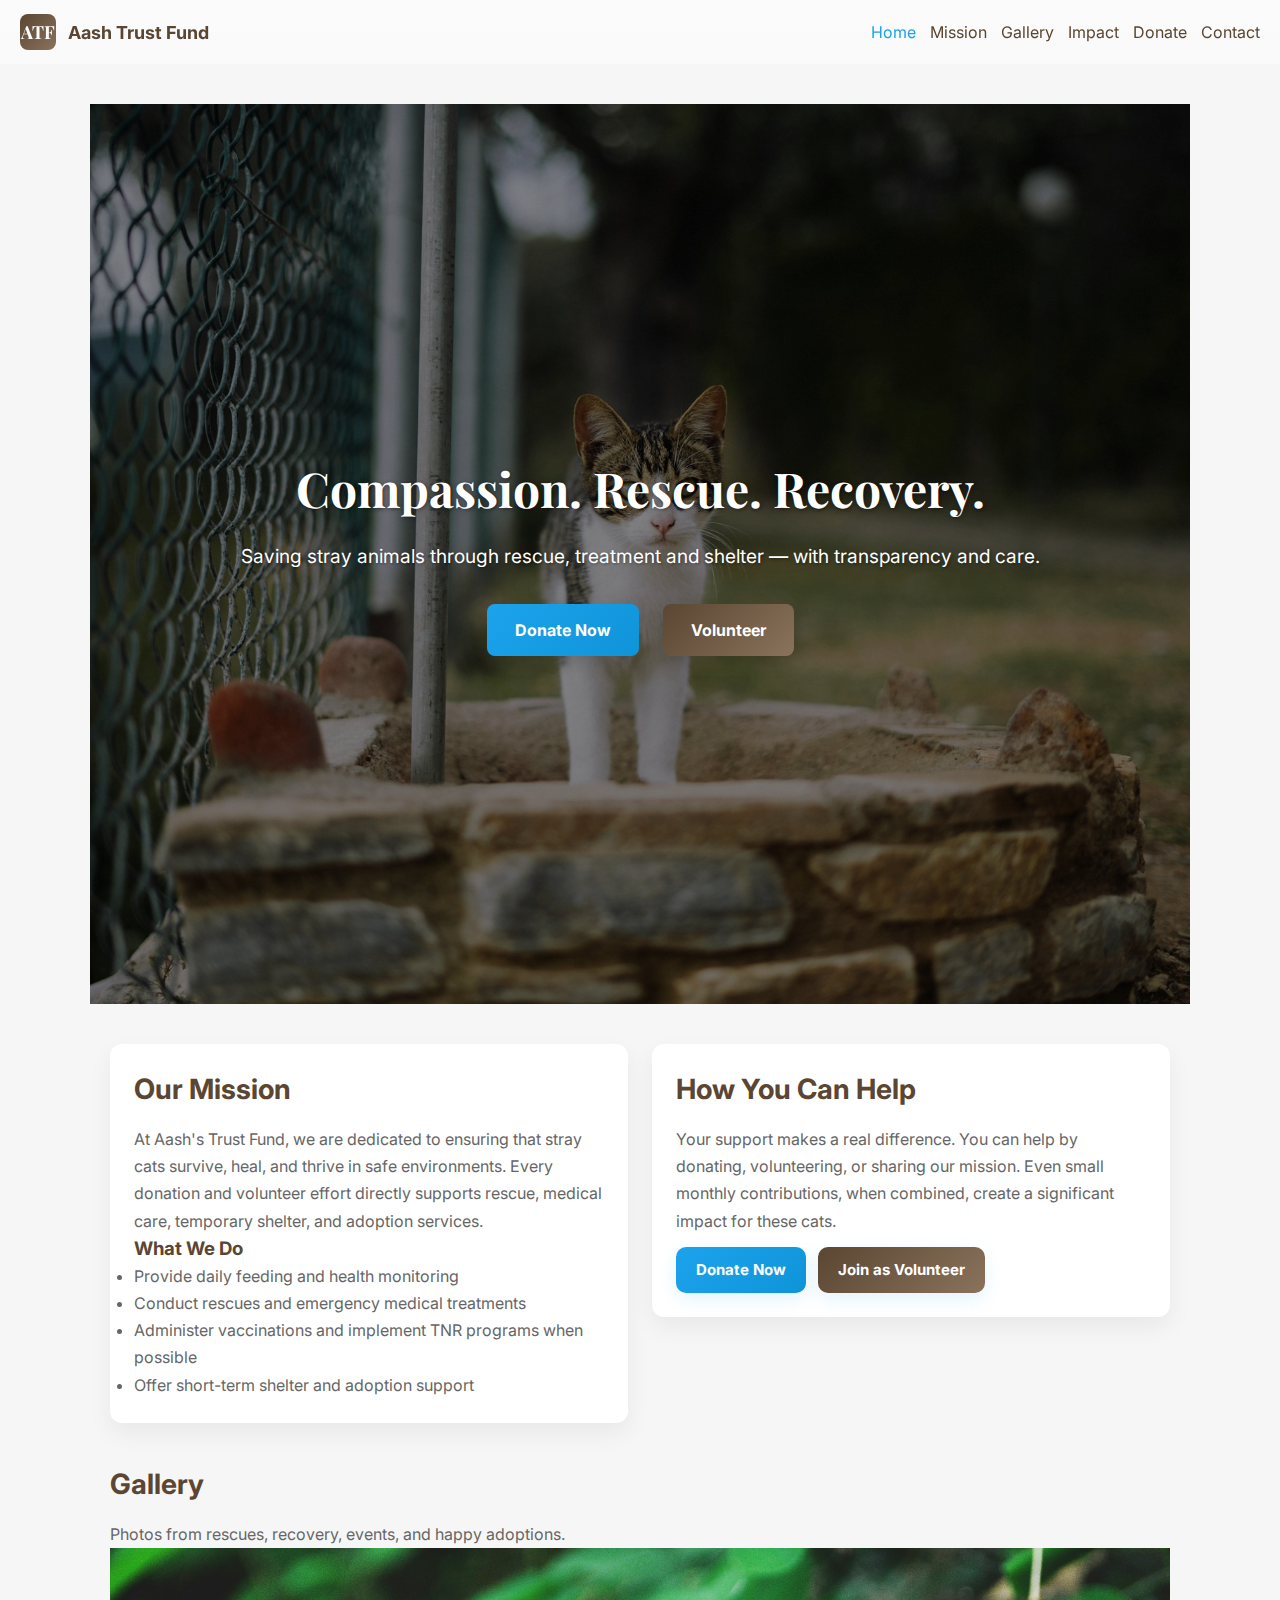
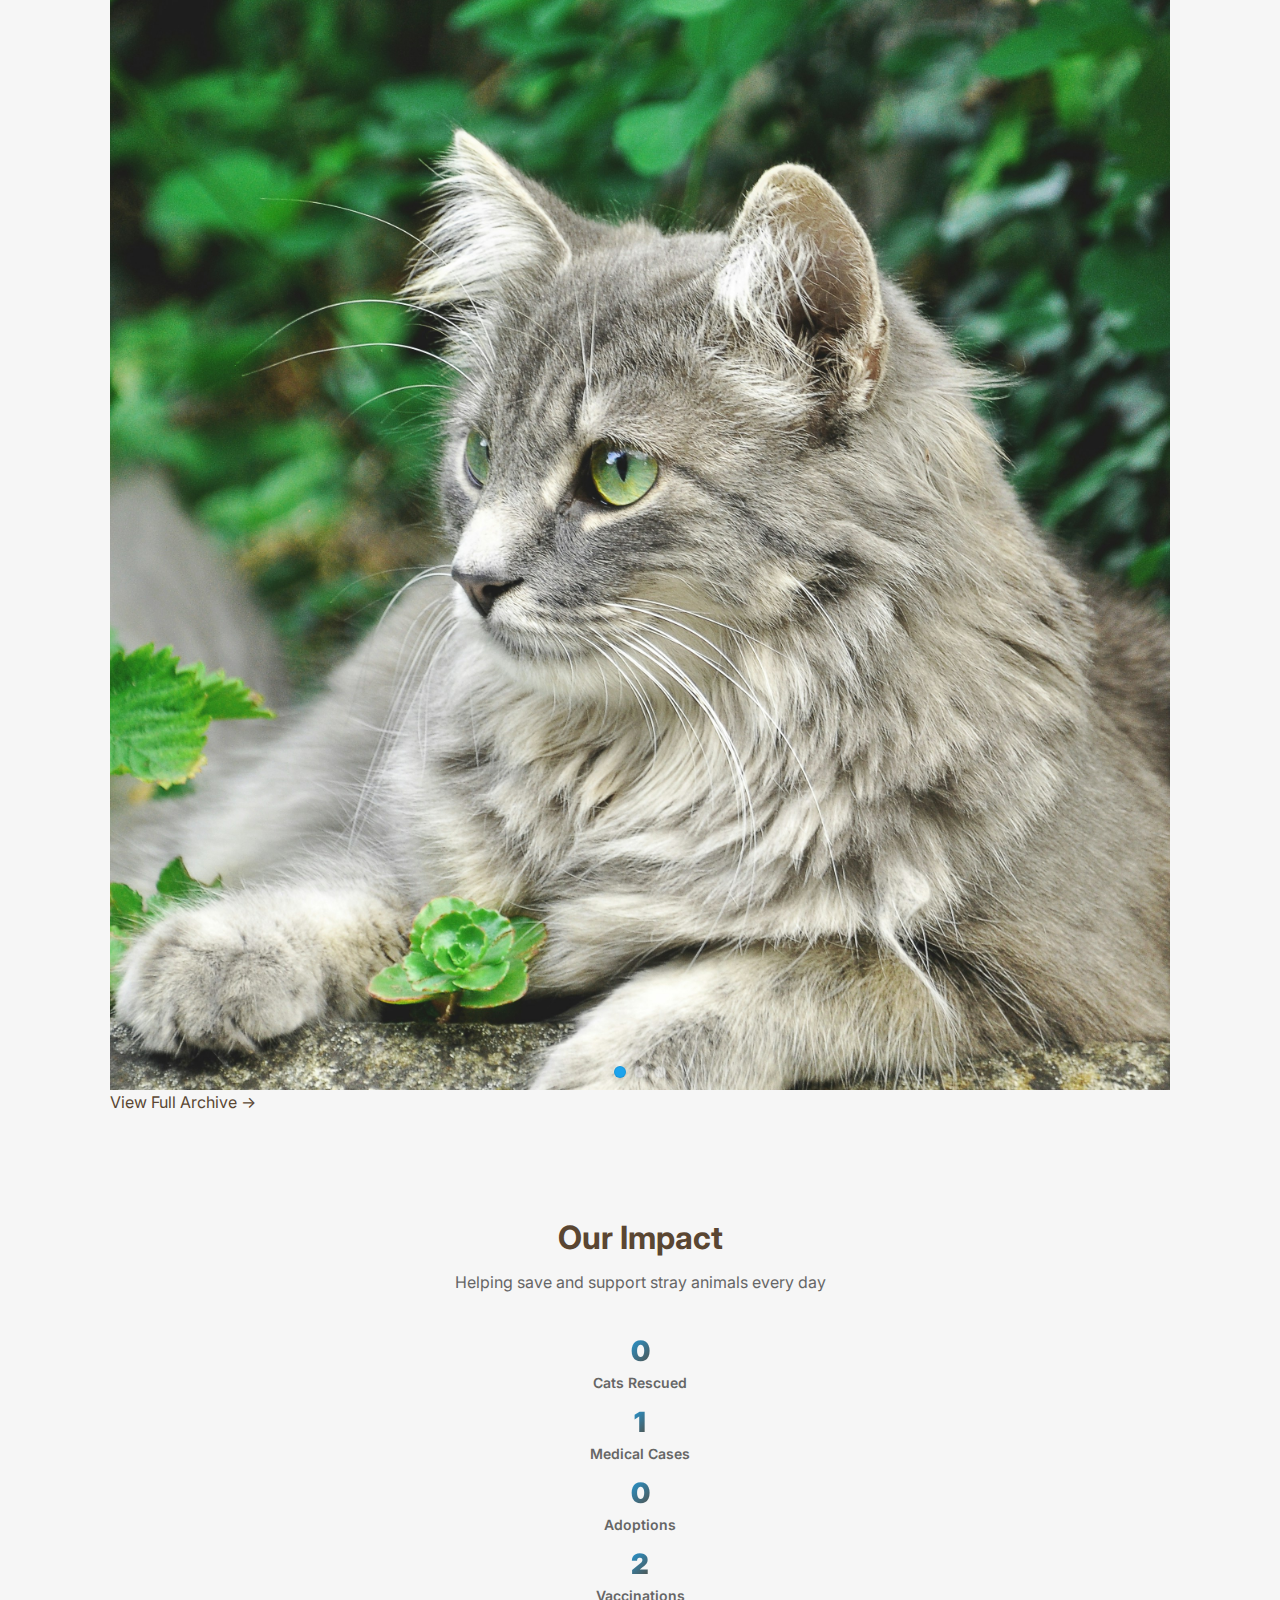
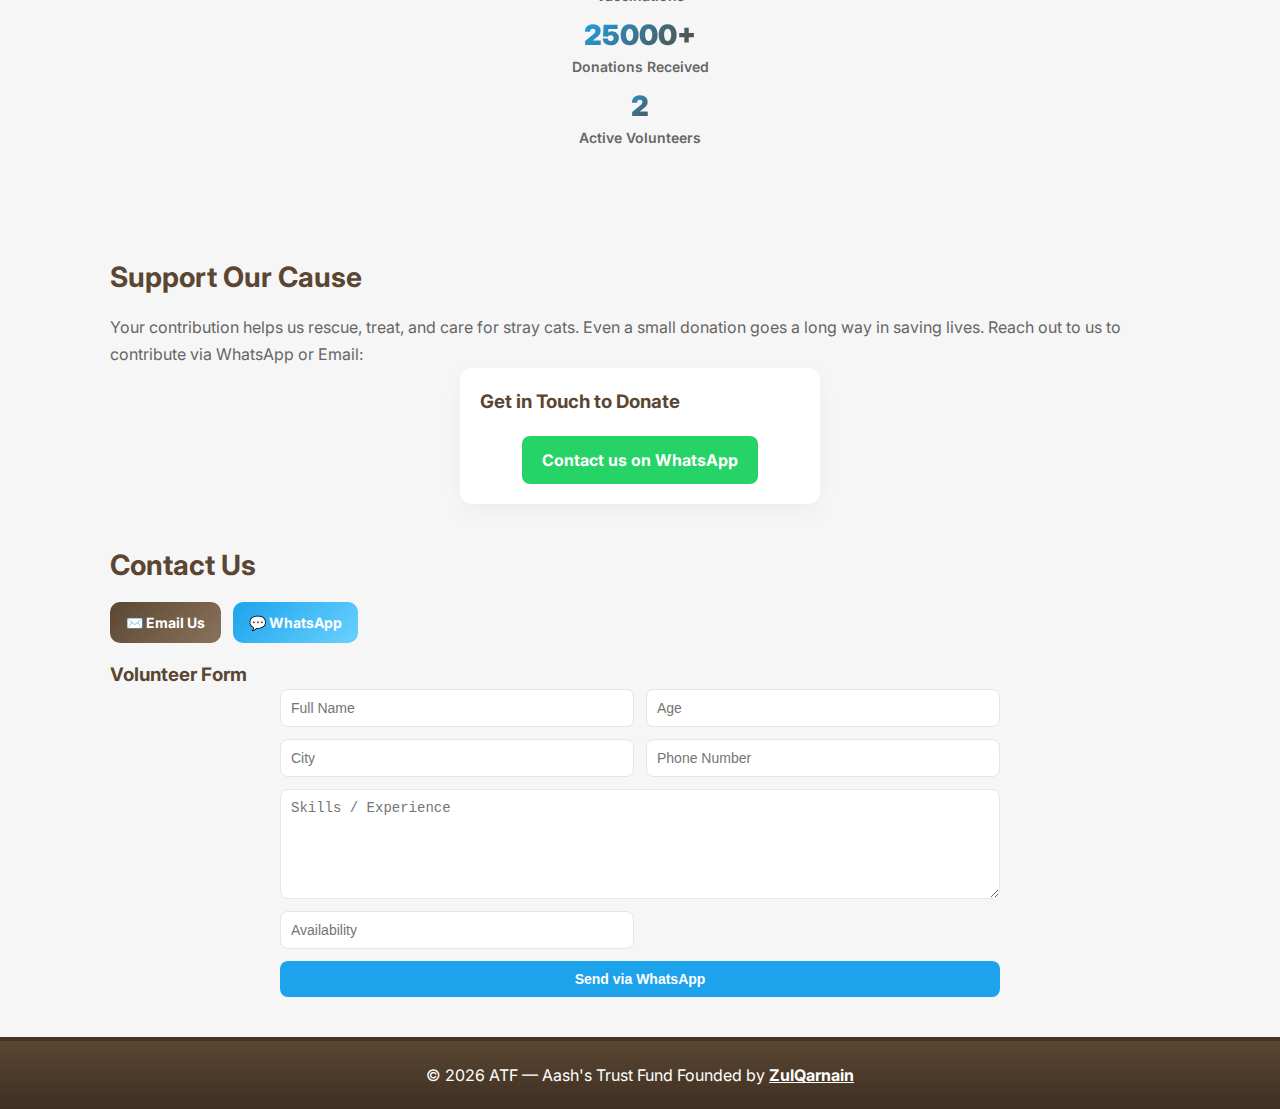
<file: index.html>
<!DOCTYPE html>
<html lang="en">
<head>
  <meta charset="UTF-8">
  <meta name="viewport" content="width=device-width, initial-scale=1.0">
  <title>ATF — Aash Trust Fund</title>
  <meta name="description" content="ATF — rescuing, treating and sheltering stray cats. Donate, volunteer or contact us to help save lives.">
  <meta name="keywords" content="cats, stray cats, rescue, animal charity, donate, volunteer, Aash Trust Fund">
  <link rel="stylesheet" href="assets/style.css">
  <link href="https://fonts.googleapis.com/css2?family=Inter:wght@300;400;600;700&family=Playfair+Display:wght@400;600&display=swap" rel="stylesheet">
</head>
<body>

<header>
  <div class="logo">
    <span class="mark">ATF</span>
    <span>Aash Trust Fund</span>
  </div>
  <div class="hamburger" id="hamburger">
    <span></span>
    <span></span>
    <span></span>
  </div>
  <nav id="navMenu">
    <a href="#hero" class="active">Home</a>
    <a href="#mission">Mission</a>
    <a href="#gallery">Gallery</a>
    <a href="#impact">Impact</a>
    <a href="#donate">Donate</a>
    <a href="#contact">Contact</a>
  </nav>
</header>

<!-- Hero Section -->
<section id="hero" class="hero">
  <img src="assets/images/melina-kiefer-DJej5EknkW4-unsplash.jpg" alt="Hero Banner" class="hero-img">
  <div class="overlay"></div>
  <div class="hero-inner">
    <h1>Compassion. Rescue. Recovery.</h1>
    <p>Saving stray animals through rescue, treatment and shelter — with transparency and care.</p>
    <div class="cta">
      <a class="btn btn-primary" href="#donate">Donate Now</a>
      <a class="btn btn-secondary" href="#volunteer">Volunteer</a>
    </div>
  </div>
</section>

<!-- Mission Section -->
<section id="mission">
  <div class="two-col">
    <div class="card-soft">
      <h2>Our Mission</h2>
      <p>At Aash's Trust Fund, we are dedicated to ensuring that stray cats survive, heal, and thrive in safe environments. Every donation and volunteer effort directly supports rescue, medical care, temporary shelter, and adoption services.</p>
      <h3>What We Do</h3>
      <ul>
        <li>Provide daily feeding and health monitoring</li>
        <li>Conduct rescues and emergency medical treatments</li>
        <li>Administer vaccinations and implement TNR programs when possible</li>
        <li>Offer short-term shelter and adoption support</li>
      </ul>
    </div>
    <div class="card-soft">
      <h2>How You Can Help</h2>
      <p>Your support makes a real difference. You can help by donating, volunteering, or sharing our mission. Even small monthly contributions, when combined, create a significant impact for these cats.</p>
      <div style="display:flex; gap:12px; flex-wrap:wrap; margin-top:12px;">
        <a class="btn btn-primary" href="#donate">Donate Now</a>
        <a class="btn btn-secondary" href="#volunteer">Join as Volunteer</a>
      </div>
    </div>
  </div>
</section>


<!-- Gallery Section -->
<section id="gallery">
  <h2>Gallery</h2>
  <p>Photos from rescues, recovery, events, and happy adoptions.</p>

  <div class="slider-wrap">
    <div class="slides" id="slides">

      <!-- Slide Card -->
      <div class="slide">
        <img src="assets/images/cat1.jpg" alt="Event 1">
        <!-- Overlay for text -->
        <div class="slide-overlay">
          <p class="location">📍 University Road, Peshawar</p>
          <p class="date">📅 12 Aug 2024 — 4:15 PM</p>
          <p class="story">Community adoption drive with multiple rescued cats available for adoption.</p>
        </div>
      </div>

      <div class="slide">
        <img src="assets/images/cat2.jpg" alt="Event 2">
        <div class="slide-overlay">
          <p class="location">📍 Phase 6, Peshawar</p>
          <p class="date">📅 18 Oct 2024 — 2:20 PM</p>
          <p class="story">Vaccination and treatment camp for stray cats in the area.</p>
        </div>
      </div>

      <div class="slide">
        <img src="assets/images/cat3.jpg" alt="Event 3">
        <div class="slide-overlay">
          <p class="location">📍 University Road, Peshawar</p>
          <p class="date">📅 05 Nov 2024 — 11:00 AM</p>
          <p class="story">Fundraising and awareness event for cat rescues.</p>
        </div>
      </div>

    </div>

    <div class="slider-controls" id="dots"></div>
  </div>

  <a href="archive.html" class="archive-link">View Full Archive →</a>
</section>

<!-- Stats Section -->
<div id="stats">
  <div class="section-header">
    <h2>Our Impact</h2>
    <p>Helping save and support stray animals every day</p>
  </div>

  <div class="stats-grid">
    <div class="stat">
      <div class="value">0</div>
      <div class="label">Cats Rescued</div>
    </div>

    <div class="stat">
      <div class="value">1</div>
      <div class="label">Medical Cases</div>
    </div>

    <div class="stat">
      <div class="value">0</div>
      <div class="label">Adoptions</div>
    </div>

    <div class="stat">
      <div class="value">2</div>
      <div class="label">Vaccinations</div>
    </div>

    <div class="stat">
      <div class="value">25000+</div>
      <div class="label">Donations Received</div>
    </div>

    <div class="stat">
      <div class="value">2</div>
      <div class="label">Active Volunteers</div>
    </div>
  </div>
</div>



<!-- Donate Section -->
<section id="donate">
  <h2>Support Our Cause</h2>
  <p>Your contribution helps us rescue, treat, and care for stray cats. Even a small donation goes a long way in saving lives. Reach out to us to contribute via WhatsApp or Email:</p>
  <div class="donate-grid">
    <div></div>
    <div class="bank">
      <h3>Get in Touch to Donate</h3>
      <!--<p>Email: <a href="mailto:donate@aashstraycats.org">donate@aashstraycats.org</a></p>-->
  <div class="whatsapp-wrapper">
  <a class="whatsapp-btn" href="https://wa.me/923330483192" target="_blank" rel="noopener noreferrer">
    Contact us on WhatsApp
  </a>
</div>


      <!-- Bank transfer details can be added here later
      <h3>Bank Transfer</h3>
      <p>Account Title: <strong>Your Name</strong></p>
      <p>Bank: <strong>Your Bank</strong></p>
      <p>Account #: <strong>000000000000</strong></p>
      <p>IBAN: <strong>PK00-XXXX-XXXX-XXXX</strong></p>
      -->
    </div>
    <div></div>
  </div>
</section>


<!-- Contact Section -->
<section id="contact">
  <h2>Contact Us</h2>
  <div class="contact-row">
    <a class="contact-btn contact-email" href="mailto:youremail@example.com">✉️ Email Us</a>
    <a class="contact-btn contact-wa" href="https://wa.me/03000000000" target="_blank" rel="noopener noreferrer">💬 WhatsApp</a>
  </div>

  <h3 id="volunteer">Volunteer Form</h3>
  <form id="volunteerForm">
    <input type="text" name="name" placeholder="Full Name" required>
    <input type="number" name="age" placeholder="Age" required>
    <input type="text" name="city" placeholder="City" required>
    <input type="tel" name="phone" placeholder="Phone Number" required>
    <textarea name="skills" placeholder="Skills / Experience" required></textarea>
    <input type="text" name="availability" placeholder="Availability" required>
    <button type="submit" class="full">Send via WhatsApp</button>
  </form>
</section>

<!-- Footer -->
<footer>
  <div class="footer-container">
    <span>© <span id="year"></span> ATF — Aash's Trust Fund</span>
    <span>Founded by <a href="#">ZulQarnain</a></span>
  </div>
</footer>


<!-- Back to Top Button -->
<button id="backToTop" class="arrow-btn">
  <svg viewBox="0 0 24 24" width="36" height="36">
    <path d="M12 5L5 12h4v7h6v-7h4z" fill="black"/>
  </svg>
</button>

<script>
  // Footer Year
  document.getElementById('year').textContent = new Date().getFullYear();

  // Hamburger toggle
  const hamburger = document.getElementById('hamburger');
  const navMenu = document.getElementById('navMenu');
  hamburger.addEventListener('click', () => {
    navMenu.classList.toggle('active');
    hamburger.classList.toggle('active');
  });

  // Volunteer form via WhatsApp
  document.getElementById('volunteerForm').addEventListener('submit', function(e){
    e.preventDefault();
    const form = e.target;
    const message = encodeURIComponent(
      `Hello, I want to volunteer:%0AName: ${form.name.value}%0AAge: ${form.age.value}%0ACity: ${form.city.value}%0APhone: ${form.phone.value}%0ASkills: ${form.skills.value}%0AAvailability: ${form.availability.value}`
    );
    window.open(`https://wa.me/03000000000?text=${message}`, '_blank');
  });

  // Slider
  const slides = document.querySelectorAll('#slides .slide');
  const dotsContainer = document.getElementById('dots');
  let currentSlide = 0;

  function showSlide(index){
    slides.forEach((s,i)=> s.style.display = i===index ? 'block' : 'none');
    Array.from(dotsContainer.children).forEach((dot,i)=> dot.classList.toggle('active', i===index));
  }

  slides.forEach((_,i)=>{
    const dot = document.createElement('div');
    dot.className = i===0 ? 'dot active' : 'dot';
    dot.addEventListener('click', ()=> { currentSlide=i; showSlide(currentSlide); });
    dotsContainer.appendChild(dot);
  });

  function nextSlide(){
    currentSlide = (currentSlide+1) % slides.length;
    showSlide(currentSlide);
  }
  showSlide(currentSlide);
  setInterval(nextSlide, 30000);

  // Back to Top
  const backToTop = document.getElementById('backToTop');
  window.addEventListener('scroll', ()=> backToTop.style.display = window.scrollY > window.innerHeight ? 'block' : 'none');
  backToTop.addEventListener('click', e=> { e.preventDefault(); window.scrollTo({top:0, behavior:'smooth'}); });
</script>


</body>
</html>
</file>
<file: assets/style.css>
:root {
  --base-white: #F6F6F6;
  --siamese-brown: #5A4632;
  --siamese-blue: #1CA3EC;
  --muted: #666;
  --card-bg: #fff;
  --max-width: 1100px;
  --radius: 12px;
}

* { box-sizing: border-box; margin: 0; padding: 0; }

body {
  font-family: Inter, Arial, sans-serif;
  background: var(--base-white);
  color: var(--siamese-brown);
  line-height: 1.5;
}

a { color: inherit; text-decoration: none; }
img { max-width: 100%; display: block; }

/* Header */
header {
  position: sticky;
  top: 0;
  display: flex;
  justify-content: space-between;
  align-items: center;
  padding: 14px 20px;
  backdrop-filter: blur(6px);
  background: linear-gradient(180deg, rgba(255,255,255,0.55), rgba(255,255,255,0.45));
  z-index: 1000;
}

.logo { display: flex; align-items: center; gap: 12px; font-weight: 700; font-size: 18px; color: var(--siamese-brown); }
.logo .mark {
  width: 36px; height: 36px; border-radius: 8px;
  background: linear-gradient(135deg, var(--siamese-brown), #8A735C);
  display: flex; align-items: center; justify-content: center;
  color: #fff; font-weight: 700; font-family: 'Playfair Display', serif;
}

nav { display: flex; gap: 14px; align-items: center; }
nav a:hover, nav a.active { color: var(--siamese-blue); }

/* Hamburger menu */
.hamburger {
  display: none;
  flex-direction: column;
  cursor: pointer;
  gap: 5px;
  z-index: 1001;
}
.hamburger span {
  width: 25px;
  height: 3px;
  background: var(--siamese-brown);
  border-radius: 2px;
  transition: 0.3s;
}

/* Hero Section */
.hero {
  position: relative;
  width: 100%;
  height: 100vh;
  display: flex;
  align-items: center;
  justify-content: center;
  text-align: center;
  overflow: hidden;
}

.hero-img {
  position: absolute;
  top: 0; left: 0;
  width: 100%;
  height: 100%;
  object-fit: cover;
  z-index: 0;
}

.hero .overlay {
  position: absolute;
  top: 0; left: 0;
  width: 100%;
  height: 100%;
  background: rgba(0,0,0,0.45); /* controls darkness */
  z-index: 1;
}

.hero-inner {
  position: relative;
  z-index: 2;
  max-width: var(--max-width);
  padding: 30px 20px;
  color: #ffffff; /* ensures text is bright and readable */
  text-align: center;
}

.hero h1 {
  font-family: 'Playfair Display', serif;
  font-size: 3rem;
  margin-bottom: 1rem;
  color: #ffffff; /* ensures h1 is pure white */
  text-shadow: 1px 1px 4px rgba(0,0,0,0.5);
}

.hero p {
  font-size: 1.2rem;
  margin-bottom: 2rem;
  color: #ffffff; /* ensures paragraph is pure white */
  text-shadow: 1px 1px 3px rgba(0,0,0,0.4);
}
.hero .cta a {
  display: inline-block;
  margin: 0 10px;
  padding: 14px 28px;
  border-radius: 8px;
  font-weight: 700;
  font-size: 16px;
  text-decoration: none;
  text-align: center;
  transition: all 0.25s ease;
  box-shadow: 0 6px 18px rgba(0,0,0,0.15);
}

/* Primary Button */
.btn-primary {
  background: linear-gradient(135deg, var(--siamese-blue), #0f94d8);
  color: #fff;
}

.btn-primary:hover {
  transform: translateY(-3px);
  box-shadow: 0 10px 22px rgba(0,0,0,0.25);
  background: linear-gradient(135deg, #1CA3EC, #0c7abf);
}

/* Secondary Button */
.btn-secondary {
  background: linear-gradient(135deg, var(--siamese-brown), #8a735c);
  color: #fff;
}

.btn-secondary:hover {
  transform: translateY(-3px);
  box-shadow: 0 10px 22px rgba(0,0,0,0.25);
  background: linear-gradient(135deg, #5A4632, #7f6249);
}



/* Buttons */
.btn {
  display: inline-flex;
  align-items: center;
  gap: 10px;
  padding: 12px 20px;
  border-radius: 10px;
  font-weight: 700;
  font-size: 15px;
  border: none;
  cursor: pointer;
  text-decoration: none;
  transition: transform 0.18s ease, box-shadow 0.18s ease;
  box-shadow: 0 6px 18px rgba(28,163,236,0.12);
}

.btn:hover { transform: translateY(-3px); }

/* Stats Section */
#stats { padding: 60px 20px; max-width: var(--max-width); margin: auto; text-align: center; }

#stats .section-header h2 {
  font-size: 32px;
  margin-bottom: 8px;
  color: var(--siamese-brown);
}

#stats .section-header p {
  font-size: 16px;
  color: var(--muted);
  margin-bottom: 36px;
}

#stats .stat .label {
  font-size: 14px;
  color: var(--muted);
  margin-bottom: 8px;
  font-weight: 600;
}

#stats .stat .value {
  font-size: 28px;
  font-weight: 900;
  background: linear-gradient(135deg, var(--siamese-blue), var(--siamese-brown));
  -webkit-background-clip: text; /* clips gradient to text */
  -webkit-text-fill-color: transparent; /* makes text transparent so gradient shows */
  display: inline-block; /* ensures background-clip works properly */
}


/* Sections */
section {
  max-width: var(--max-width);
  margin: 40px auto; /* slightly more breathing space */
  padding: 0 20px;
}

section h2 {
  font-size: 28px; /* slightly larger for emphasis */
  margin-bottom: 16px;
  color: var(--siamese-brown);
  font-weight: 700;
}

section p,
section ul {
  color: var(--muted);
  font-size: 16px; /* slightly more readable */
  line-height: 1.7;
}

.two-col {
  display: grid;
  grid-template-columns: repeat(auto-fit, minmax(320px, 1fr));
  gap: 24px;
  align-items: start;
}

.card-soft {
  background: var(--card-bg);
  padding: 24px; /* more padding for comfort */
  border-radius: var(--radius);
  box-shadow: 0 10px 25px rgba(16,16,16,0.06);
  transition: transform 0.3s ease, box-shadow 0.3s ease;
}

.card-soft:hover {
  transform: translateY(-4px);
  box-shadow: 0 14px 35px rgba(16,16,16,0.1);
}

/* Slider */
.slider-wrap {
  position: relative;
  width: 100%;
  overflow: hidden;
}

.slides {
  display: flex;
  transition: transform 1s ease;
  width: 100%;
}

.slide {
  flex: 0 0 100%;
  display: flex;
  align-items: center;
  justify-content: center;
  position: relative;
  background: #f4f4f4;
}

.slide img {
  width: 100%;
     /* prevents image from overflowing viewport */
  height: 100%;       /* maintains aspect ratio */
  object-fit: cover;  /* crops edges if needed */
  display: block;
}

/* Slider controls */
.slider-controls {
  position: absolute;
  bottom: 12px;
  left: 50%;
  transform: translateX(-50%);
  display: flex;
  gap: 8px;
  z-index: 4;
}

.dot {
  width: 12px;
  height: 12px;
  border-radius: 50%;
  background: rgba(255,255,255,0.5);
  cursor: pointer;
  border: 1px solid rgba(0,0,0,0.08);
}

.dot.active { background: var(--siamese-blue); }

/* Responsive adjustments */
@media(max-width: 920px){
  .slide img { max-height: 60vh; }
}

@media(max-width: 768px){
  .slide img { max-height: 50vh; }
}

@media(max-width: 480px){
  .slide img { max-height: 40vh; }
}



/* Donate Grid */
.donate-grid { display: grid; grid-template-columns: 1fr 360px 1fr; gap: 20px; align-items: start; }
.bank { grid-column: 2; background: var(--card-bg); padding: 20px; border-radius: var(--radius); box-shadow: 0 8px 22px rgba(16,16,16,0.04); text-align: left; }
.whatsapp-wrapper {
  text-align: center;
  margin-top: 20px; /* optional spacing */
}

.whatsapp-btn {
  display: inline-block;
  background: #25D366;
  color: #fff;
  font-weight: 700;
  padding: 12px 20px;
  border-radius: 8px;
  text-decoration: none;
  transition: transform 0.2s ease, box-shadow 0.2s ease;
}

.whatsapp-btn:hover {
  transform: translateY(-3px);
  box-shadow: 0 6px 18px rgba(0,0,0,0.2);
}

/* Contact */
.contact-row { display: flex; gap: 12px; flex-wrap: wrap; margin-bottom: 18px; }
.contact-btn { display: inline-flex; align-items: center; gap: 10px; padding: 10px 16px; border-radius: 10px; color: #fff; font-weight: 700; font-size: 14px; }
.contact-email { background: linear-gradient(135deg,var(--siamese-brown), #8A735C); }
.contact-wa { background: linear-gradient(135deg,var(--siamese-blue), #6ad1ff); }

/* Volunteer Form */
#volunteerForm { max-width: 720px; margin: 0 auto; display: grid; grid-template-columns: repeat(2,1fr); gap: 12px; }
#volunteerForm textarea { grid-column: 1 / -1; min-height: 110px; resize: vertical; }
#volunteerForm .full { grid-column: 1 / -1; }
#volunteerForm input, #volunteerForm textarea, #volunteerForm button { padding: 10px; border-radius: 8px; border: 1px solid #e6e6e6; font-size: 14px; }
#volunteerForm button { background: var(--siamese-blue); color: #fff; border: none; cursor: pointer; font-weight: 700; }

/* Footer */
footer { background: linear-gradient(180deg,var(--siamese-brown), #3f2f22); color: #fff; padding: 22px; text-align: center; margin-top: 34px; border-top: 4px solid rgba(255,255,255,0.03); }
footer a { color: #fff; text-decoration: underline; font-weight: 700; }

/* Responsive */
@media(max-width: 920px){
  .donate-grid { grid-template-columns: 1fr; }
  .bank { grid-column: auto; }
  .two-col { grid-template-columns: 1fr; }
  #volunteerForm { grid-template-columns: 1fr; }
  .hero h1 { font-size: 32px; }
  .hero { padding: 56px 20px; min-height: 46vh; }
}

/* Mobile Nav */
@media(max-width:768px){
  nav { display: none; flex-direction: column; gap: 12px; width: 100%; background: rgba(246,246,246,0.95); backdrop-filter: blur(6px); position: absolute; top: 64px; left: 0; padding: 12px 20px; border-bottom-left-radius: 12px; border-bottom-right-radius: 12px; box-shadow: 0 6px 18px rgba(0,0,0,0.08); z-index: 1000; }
  nav.active { display: flex; }
  .hamburger { display: flex; }
}

/* Back to Top */
#backToTop {
  position: fixed; bottom: 24px; right: 24px;
  background: var(--siamese-blue); color: #fff;
  padding: 12px 14px; border-radius: 50%; font-size: 20px;
  cursor: pointer; display: none; z-index: 1002;
  box-shadow: 0 6px 18px rgba(28,163,236,0.3);
  transition: transform 0.2s ease, opacity 0.2s ease;
}
#backToTop:hover { transform: translateY(-3px); opacity: 0.9; }

/* Floating Paw & Arrow Buttons */
.paw-btn, .arrow-btn {
  position: fixed; bottom: 25px; right: 25px;
  background: transparent; border: none; cursor: pointer; opacity: 0;
  transition: opacity 0.4s ease; padding: 0;
}

.paw-btn svg, .arrow-btn svg {
  width: 48px; height: 48px; animation: float 2s ease-in-out infinite;
}

.arrow-btn svg { width: 40px; height: 40px; }

@keyframes float {
  0% { transform: translateY(0); }
  50% { transform: translateY(-6px); }
  100% { transform: translateY(0); }
}

.paw-btn.show, .arrow-btn.show { opacity: 1; }
</file>
